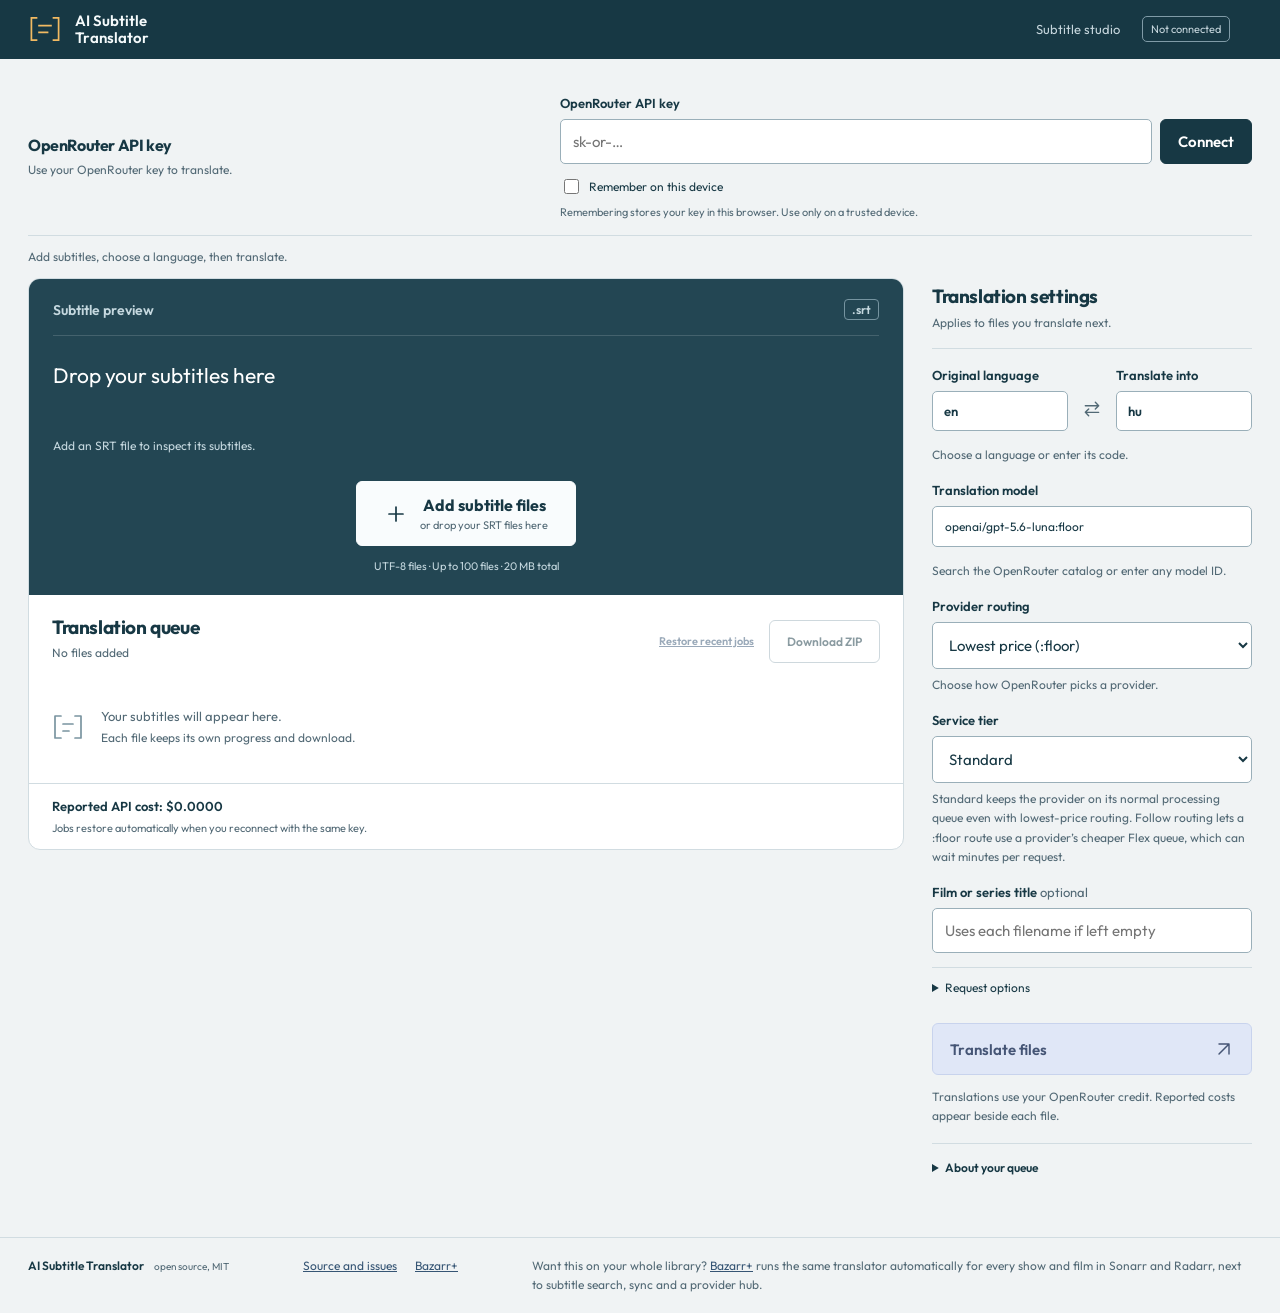
<file: src/subtitle_translator/server/static/index.html>
<!doctype html>
<html lang="en">
<head>
 <meta charset="utf-8">
 <meta name="viewport" content="width=device-width, initial-scale=1">
 <title>Subtitle studio | AI Subtitle Translator</title>
 <link rel="stylesheet" href="./app.css">
 <script type="module" src="./app.js"></script>
</head>
<body>
 <header class="masthead"><a class="brand" href="./"><span class="brand-mark"><svg viewBox="0 0 40 34" aria-hidden="true"><path d="M10 4H4v26h6M30 4h6v26h-6M13 13h14M13 21h10"/></svg></span><span>AI Subtitle<br>Translator</span></a><div class="header-right"><span>Subtitle studio</span><span id="connection-state" class="connection-state">Not connected</span><span id="live-state" role="status"></span></div></header>
 <main>
  <section id="connection-panel" class="connection" aria-labelledby="connection-heading">
   <div class="connection-copy"><h2 id="connection-heading">OpenRouter API key</h2><p>Use your OpenRouter key to translate.</p></div>
   <form id="connection-form"><label for="api-key">OpenRouter API key</label><div class="input-action"><input id="api-key" type="password" autocomplete="off" placeholder="sk-or-…" required><button id="connect" type="submit">Connect</button><button id="disconnect" type="button" class="secondary" hidden>Disconnect</button></div><div class="remember-options"><label class="checkbox-label" for="remember-key"><input id="remember-key" type="checkbox">Remember on this device</label><button id="use-saved-key" type="button" class="text-button" hidden>Use saved key</button><button id="forget-saved-key" type="button" class="text-button" hidden>Forget saved key</button></div><p class="key-help">Remembering stores your key in this browser. Use only on a trusted device.</p></form>
  </section>
  <p id="notice" role="status" aria-live="polite" class="notice">Add subtitles, choose a language, then translate.</p>
  <div class="workspace">
   <section class="queue" aria-labelledby="queue-heading">
    <div id="upload-panel" class="stage">
     <div class="stage-top"><span id="preview-label">Subtitle preview</span><span class="stage-format">.srt</span></div>
     <div class="caption-preview" id="caption-preview" data-preview-interactive>
      <div id="original-pane" class="comparison-pane"><span id="source-caption" class="preview-language" hidden>Original</span><p id="preview-source">Drop your subtitles here</p></div>
      <div id="translated-pane" class="comparison-pane"><span id="translated-caption" class="preview-language">Translation</span><p id="preview-translated"></p><p id="translation-placeholder">Translated text appears here.</p></div>
      <span id="preview-caption">Add an SRT file to inspect its subtitles.</span>
     </div>
     <div id="preview-controls" class="preview-controls" data-preview-interactive hidden>
      <div class="preview-navigation"><button id="previous-cue" type="button" aria-label="Previous cue"><svg class="icon" viewBox="0 0 24 24" aria-hidden="true"><path d="m14 6-6 6 6 6"/></svg></button><span id="cue-position" aria-live="polite"></span><button id="next-cue" type="button" aria-label="Next cue"><svg class="icon" viewBox="0 0 24 24" aria-hidden="true"><path d="m10 6 6 6-6 6"/></svg></button></div>
      <input id="cue-slider" type="range" min="1" max="1" value="1" aria-label="Subtitle cue">
      <div class="cue-meta"><span id="cue-time"></span><label class="cue-jump-label" for="cue-jump">Go to cue <input id="cue-jump" type="number" min="1" value="1"></label></div>
      <details id="cue-browser"><summary>Browse and search subtitles <span id="cue-browser-count"></span></summary><label class="sr-only" for="cue-search">Search subtitle text</label><input id="cue-search" type="search" placeholder="Search original or translated text" autocomplete="off"><ol id="cue-results" aria-label="Matching subtitle cues"></ol><p id="cue-search-status" role="status"></p></details>
     </div>
     <input id="file-input" type="file" accept=".srt" multiple hidden>
     <button id="dropzone" type="button" class="dropzone"><svg class="icon" viewBox="0 0 24 24" aria-hidden="true"><path d="M12 5v14M5 12h14"/></svg><span><strong>Add subtitle files</strong><small>or drop your SRT files here</small></span></button>
     <p class="upload-limit">UTF-8 files · Up to 100 files · 20 MB total</p>
    </div>
    <div class="section-head"><div><h2 id="queue-heading">Translation queue</h2><p id="file-count">No files added</p><span id="queue-summary" aria-live="polite"></span></div><div class="queue-tools"><button id="restore-jobs" type="button" class="text-button" disabled>Restore recent jobs</button><button id="download-all" type="button" class="secondary" disabled>Download ZIP</button></div></div>
    <div id="empty-queue" class="empty-queue"><svg class="empty-icon" viewBox="0 0 32 28" aria-hidden="true"><path d="M9 3H3v22h6M23 3h6v22h-6M11 11h10M11 18h6"/></svg><p>Your subtitles will appear here.<small>Each file keeps its own progress and download.</small></p></div>
    <ul id="files" class="files" aria-label="Subtitle queue"></ul>
    <div class="queue-footer"><span id="total-cost">Reported API cost: $0.0000</span><span>Jobs restore automatically when you reconnect with the same key.</span></div>
   </section>
   <aside class="settings" aria-labelledby="settings-heading">
    <div class="settings-title"><h2 id="settings-heading">Translation settings</h2><p>Applies to files you translate next.</p></div>
    <div class="languages"><label for="source-language">Original language<input id="source-language" list="languages" value="en" maxlength="50" required spellcheck="false"></label><button id="swap-languages" type="button" class="language-swap" aria-label="Swap languages"><svg class="icon" viewBox="0 0 24 24" aria-hidden="true"><path d="M4 8h16m-4-4 4 4-4 4M20 16H4m4-4-4 4 4 4"/></svg></button><label for="target-language">Translate into<input id="target-language" list="languages" value="hu" maxlength="50" required spellcheck="false"></label></div>
    <datalist id="languages"><option value="en">English</option><option value="hu">Hungarian</option><option value="de">German</option><option value="es">Spanish</option><option value="fr">French</option><option value="it">Italian</option><option value="pt">Portuguese</option><option value="nl">Dutch</option><option value="pl">Polish</option><option value="ro">Romanian</option><option value="uk">Ukrainian</option><option value="ar">Arabic</option><option value="he">Hebrew</option><option value="ja">Japanese</option><option value="ko">Korean</option><option value="zh">Chinese</option></datalist>
    <p class="hint">Choose a language or enter its code.</p>
    <label for="model">Translation model</label><input id="model" list="models" value="openai/gpt-5.6-luna:floor" autocomplete="off" required spellcheck="false"><datalist id="models"><option value="openai/gpt-5.6-luna:floor">GPT-5.6 Luna</option><option value="deepseek/deepseek-v4-flash-0731:floor">DeepSeek V4 Flash 0731</option><option value="z-ai/glm-5.3-flash:floor">GLM 5.3 Flash</option></datalist>
    <div id="model-details" class="model-details" hidden></div><p class="hint">Search the OpenRouter catalog or enter any model ID.</p>
    <label for="routing">Provider routing</label><select id="routing" aria-describedby="routing-hint"><option value="floor">Lowest price (:floor)</option><option value="nitro">Fastest (:nitro)</option><option value="smartfast">SmartFast (price + speed)</option><option value="default">OpenRouter default</option></select>
    <p id="routing-hint" class="hint">Choose how OpenRouter picks a provider.</p>
    <label for="service-tier">Service tier</label><select id="service-tier" aria-describedby="service-tier-hint"><option value="default">Standard</option><option value="auto">Follow routing</option></select>
    <p id="service-tier-hint" class="hint">Standard keeps the provider on its normal processing queue even with lowest-price routing. Follow routing lets a :floor route use a provider’s cheaper Flex queue, which can wait minutes per request.</p>
    <label for="media-title">Film or series title <span class="optional">optional</span></label><input id="media-title" maxlength="200" placeholder="Uses each filename if left empty">
    <details class="request-options"><summary>Request options</summary><label for="provider-only">Provider <span class="optional">optional</span></label><input id="provider-only" maxlength="100" placeholder="Automatic" autocomplete="off" spellcheck="false" aria-describedby="provider-only-hint"><p id="provider-only-hint" class="hint">Enter an OpenRouter provider ID, such as azure. Only that provider will be used and it must support your model. Leave empty for automatic selection. SmartFast price and capability limits still apply.</p><label for="request-timeout">Provider timeout</label><select id="request-timeout"><option value="120" selected>2 minutes</option><option value="300">5 minutes</option><option value="600">10 minutes</option></select><p class="hint">Slow providers get more time to respond before a retry.</p><label for="reasoning">Reasoning</label><select id="reasoning" aria-describedby="reasoning-hint"><option value="none">Off</option><option value="default">Model default</option></select><p id="reasoning-hint" class="hint">Off explicitly disables reasoning for subtitle translation.</p>
     <div id="smartfast-options" hidden role="group" aria-label="SmartFast settings">
      <label for="smartfast-median">Median premium (%)</label><input id="smartfast-median" data-smartfast="medianPremiumPercent" type="number" min="0" max="1000" step="any" value="50" required aria-describedby="smartfast-median-hint"><p id="smartfast-median-hint" class="hint">With at least five eligible endpoints, keep estimated cold costs within this percentage above the median.</p>
      <label for="smartfast-speed">Speed tolerance (%)</label><input id="smartfast-speed" data-smartfast="speedTolerancePercent" type="number" min="0" max="1000" step="any" value="20" required aria-describedby="smartfast-speed-hint"><p id="smartfast-speed-hint" class="hint">Allow this much extra estimated request time over the fastest priced candidate. SmartFast uses throughput routing inside the price limits when no usable speed estimate exists.</p>
      <label for="smartfast-sparse">Sparse pool multiplier</label><input id="smartfast-sparse" data-smartfast="sparsePremiumMultiplier" type="number" min="1" max="100" step="any" value="3" required aria-describedby="smartfast-sparse-hint"><p id="smartfast-sparse-hint" class="hint">With fewer than five eligible endpoints, cap estimated cold cost at this multiple of the cheapest.</p>
      <label for="smartfast-input">Maximum input price ($ / 1M tokens)</label><input id="smartfast-input" data-smartfast="maxPromptPrice" type="number" min="0" max="1000" step="any" value="1" required aria-describedby="smartfast-price-hint">
      <label for="smartfast-output">Maximum output price ($ / 1M tokens)</label><input id="smartfast-output" data-smartfast="maxCompletionPrice" type="number" min="0" max="1000" step="any" value="3" required aria-describedby="smartfast-price-hint"><p id="smartfast-price-hint" class="hint">Limits on quoted token rates, not a total bill budget. Free model variants require zero token and request charges. If no eligible provider remains, translation fails. Keeping a provider improves cache opportunity but does not guarantee cache hits.</p>
     </div>
    </details>
    <button id="translate" type="button" class="primary" disabled><span id="translate-label">Translate files</span><svg class="icon" viewBox="0 0 24 24" aria-hidden="true"><path d="M6 18 18 6M6 6h12v12"/></svg></button>
    <p class="billing-note">Translations use your OpenRouter credit. Reported costs appear beside each file.</p>
    <details id="backends-panel" class="request-options" hidden><summary>Back ends</summary><div id="backends"></div></details>
    <details class="workflow-note"><summary>About your queue</summary><p>Processing jobs keep running when you disconnect or close this tab. Queued and running jobs can be cancelled; cancelling a running job stops its provider requests. Your queue restores automatically after reconnecting or reloading with the same key.</p><p>Partial files include original text where translation failed. Review them before use.</p></details>
   </aside>
  </div>
 </main>
 <footer>
  <span class="footer-brand">AI Subtitle Translator <small>open source, MIT</small></span>
  <nav class="footer-links" aria-label="Project links">
   <a href="https://github.com/LavX/ai-subtitle-translator" target="_blank" rel="noopener">Source and issues</a>
   <a href="https://github.com/LavX/bazarr" target="_blank" rel="noopener">Bazarr+</a>
  </nav>
  <span class="footer-pitch">Want this on your whole library? <a href="https://github.com/LavX/bazarr" target="_blank" rel="noopener">Bazarr+</a> runs the same translator automatically for every show and film in Sonarr and Radarr, next to subtitle search, sync and a provider hub.</span>
 </footer>
</body>
</html>
</file>
<file: src/subtitle_translator/server/static/app.css>
@font-face{font-family:Outfit;src:url("./outfit.woff2") format("woff2");font-style:normal;font-weight:100 900;font-display:swap}
:root{color-scheme:light;--ink:#173844;--muted:#526975;--paper:#f0f3f4;--line:#d1dce1;--blue:#365fe8;--amber:#f2ba62;--error:#9e2732;font-family:Outfit,"Segoe UI",Arial,sans-serif;color:var(--ink);background:var(--paper);font-size:15px}*{box-sizing:border-box}body{margin:0}button,input{font:inherit}button,a,input,summary{touch-action:manipulation}button{min-height:43px;padding:10px 17px;border:1px solid var(--ink);border-radius:6px;background:var(--ink);color:white;font-weight:600;cursor:pointer}button:hover:not(:disabled){filter:brightness(1.08)}button:disabled{opacity:.5;cursor:not-allowed}button:focus-visible,a:focus-visible,input:focus-visible,summary:focus-visible{outline:3px solid #da931e;outline-offset:4px}input{width:100%;min-width:0;border:1px solid #9aafb9;border-radius:5px;padding:12px;background:white;color:var(--ink)}label{display:block;font-size:13px;font-weight:600;margin-bottom:8px}a{color:inherit}p{line-height:1.55}h1,h2,p{margin:0}h1{font-size:clamp(42px,5vw,68px);letter-spacing:-.04em;line-height:1.03;font-weight:650}h2{font-size:19px;letter-spacing:-.4px}.masthead{background:var(--ink);color:#f5fafb;padding:22px max(28px,calc((100vw - 1240px)/2));display:flex;align-items:center;justify-content:space-between;gap:18px}.brand{display:flex;gap:13px;align-items:center;font-size:17px;line-height:1.15;font-weight:600;text-decoration:none}.brand-mark{font-size:35px;color:var(--amber);font-weight:400}.header-right{display:flex;align-items:center;gap:22px;font-size:13px;color:#c5d5dc}.connection-state{font-size:12px;border:1px solid #809ba7;padding:7px 12px;border-radius:20px;white-space:nowrap}.connection-state.connected{color:#d8ffdf;border-color:#99c8a2}.connection-state.connected:before{content:"";display:inline-block;width:6px;height:6px;border-radius:50%;background:#b4eac0;margin-right:7px}main{max-width:1296px;padding:43px 28px 56px;margin:auto}.intro{display:flex;align-items:flex-end;justify-content:space-between;gap:30px;margin-bottom:34px}.intro>p{color:var(--muted);font-size:17px;padding-bottom:4px;max-width:340px}.connection{border-top:1px solid var(--line);border-bottom:1px solid var(--line);padding:24px 0;display:grid;grid-template-columns:.85fr 1.15fr;gap:36px;align-items:start}.connection-copy{padding-top:22px}.connection p{font-size:13px;color:var(--muted);max-width:400px;margin-top:6px}.input-action{display:flex;gap:8px}.input-action input{flex:1}.remember-options{display:flex;align-items:center;gap:12px;flex-wrap:wrap;margin-top:12px}.checkbox-label{display:flex;align-items:center;gap:7px;margin:0;font-weight:400;font-size:12px}.checkbox-label input{width:15px;min-height:15px;height:15px;accent-color:var(--blue);padding:0}.text-button{background:none;border:0;color:#365574;font-size:12px;padding:3px;min-height:28px;text-decoration:underline}.connection p.key-help{font-size:11px;margin-top:7px}.notice{padding:18px 0;font-size:13px;min-height:56px;color:var(--muted)}.notice.error{color:var(--error)}.workspace{display:grid;grid-template-columns:minmax(0,1fr) 300px;gap:32px;align-items:start}.queue{background:white;border:1px solid var(--line);border-radius:12px;overflow:hidden}.stage{background:#234653;color:white;padding:23px 28px 24px;position:relative;overflow:hidden}.stage-top{position:relative;display:flex;justify-content:space-between;gap:12px;color:#c5d8df;font-size:12px}.stage-format{font-size:12px;border:1px solid #7694a0;border-radius:4px;padding:2px 7px}.caption-preview{position:relative;min-height:160px;display:flex;flex-direction:column;justify-content:center;align-items:center;gap:9px;text-align:center;padding:22px 0}.caption-preview p{font-family:Georgia,"Times New Roman",serif;font-size:clamp(22px,2.3vw,30px);line-height:1.35;max-width:95%;overflow-wrap:anywhere;white-space:pre-wrap}.caption-preview #preview-translated{color:#ffd494}.caption-preview #preview-caption{font-size:11px;color:#c3d4dc;font-family:Outfit,"Segoe UI",Arial,sans-serif;max-width:95%;overflow-wrap:anywhere}.cue-track{display:flex;align-items:center;gap:5px;border-block:1px solid #ffffff26;padding:10px 0;margin-bottom:23px;position:relative}.cue-track:after{content:"";position:absolute;left:42%;top:-4px;bottom:-4px;width:2px;background:#f2ba62}.cue-track span{height:11px;flex:1;background:#91afb966;border-radius:2px}.cue-track span:nth-child(2){flex:2}.cue-track span:nth-child(3){flex:.4}.cue-track span:nth-child(5){background:#f2ba6299;flex:1.6}.cue-track span:nth-child(6){flex:.5}.dropzone{display:flex;align-items:center;justify-content:center;gap:12px;margin:auto;max-width:100%;padding:13px 27px;background:#f9fcfd;border:1px solid #f9fcfd;color:var(--ink);position:relative}.dropzone.dragging{background:#ffdfa6;border-color:var(--amber)}.dropzone strong{font-size:16px;display:block}.dropzone small{display:block;color:var(--muted);font-size:11px;font-weight:400;margin-top:3px}.drop-icon{font-size:28px;line-height:1;font-weight:400}.upload-limit{text-align:center;font-size:11px;color:#c5d8df;margin-top:12px}.section-head{padding:23px;display:flex;gap:12px;justify-content:space-between;align-items:center}.section-head p{font-size:12px;color:var(--muted);margin-top:5px}.secondary{background:transparent;color:var(--ink);border-color:#9db1bb;font-size:12px}.empty-queue{padding:18px 23px 35px;display:flex;align-items:center;gap:17px;color:var(--muted)}.empty-queue>span{font-size:25px;color:#8ba0aa}.empty-queue p{font-size:13px}.empty-queue small{display:block;font-size:12px;margin-top:3px}.files{list-style:none;margin:0;padding:0}.file{padding:18px 23px;border-top:1px solid var(--line);display:grid;grid-template-columns:minmax(0,1fr) auto;gap:14px}.file.partial{background:#fff8e8}.file.failed,.file.unknown{background:#fff3f4}.file h3{font-size:14px;margin:0 0 6px;overflow-wrap:anywhere}.file p{font-size:12px;color:var(--muted);overflow-wrap:anywhere}.file .state{font-weight:600;color:var(--ink)}.file-actions{display:flex;align-items:center;gap:6px;flex-wrap:wrap;justify-content:flex-end;max-width:210px}.file-actions button{font-size:11px;min-height:35px;padding:6px 9px}.file progress{width:100%;height:5px;accent-color:var(--blue);margin-top:10px}.queue-footer{border-top:1px solid var(--line);padding:17px 23px;display:flex;flex-direction:column;gap:7px;font-size:11px;color:var(--muted)}.queue-footer span:first-child{font-size:13px;font-weight:600;color:var(--ink)}.settings{padding:6px 0}.settings-title{border-bottom:1px solid var(--line);padding-bottom:20px;margin-bottom:23px}.settings-title p{font-size:12px;color:var(--muted);margin-top:6px}.settings>input{margin-bottom:16px}.languages input{margin-top:8px}.language-arrow{display:block;text-align:center;color:#6a8390;font-size:21px;line-height:1;margin:7px 0 9px}.hint{font-size:12px;color:var(--muted);margin:8px 0 24px;line-height:1.6}.optional{font-weight:400;color:var(--muted)}.primary{width:100%;display:flex;align-items:center;justify-content:space-between;background:var(--blue);color:white;border-color:var(--blue);padding:15px 17px;font-size:15px;margin-top:9px}.primary span{font-size:20px;font-weight:400}.billing-note{font-size:12px;color:var(--muted);margin:13px 0 23px}.workflow-note{border-top:1px solid var(--line);padding-top:16px}.workflow-note summary{cursor:pointer;font-size:12px;font-weight:600}.workflow-note p{font-size:12px;color:var(--muted);margin-top:12px}footer{padding:24px max(28px,calc((100vw - 1240px)/2));border-top:1px solid var(--line);font-size:12px;color:var(--muted);display:flex;justify-content:space-between;gap:16px}[hidden]{display:none!important}@media(max-width:850px){.workspace{grid-template-columns:minmax(0,1fr) 260px;gap:22px}.intro>p{font-size:14px}.connection{grid-template-columns:.7fr 1fr;gap:24px}.stage{padding:20px}.file{grid-template-columns:1fr}.file-actions{justify-content:flex-start;max-width:none}}@media(max-width:680px){.workspace{grid-template-columns:1fr}.settings{grid-row:1;display:grid;grid-template-columns:1fr 1fr;gap:0 15px}.settings-title,.languages,.settings .hint,.settings>label,.settings>input,.settings .primary,.settings .billing-note,.settings .workflow-note{grid-column:1/-1}.languages{display:flex;align-items:center;gap:12px}.languages label{flex:1;min-width:0}.language-arrow{transform:rotate(-90deg);margin-top:20px}.connection{grid-template-columns:1fr;gap:15px}.connection-copy{padding-top:0}.intro{align-items:flex-start;flex-direction:column;gap:18px}.intro>p br{display:none}.intro>p{max-width:none}.settings-title{padding-bottom:14px;margin-bottom:17px}.header-right>span:first-child{display:none}.caption-preview{min-height:150px}.caption-preview p{font-size:26px}}@media(max-width:420px){main{padding:28px 17px 35px}.masthead{padding:20px 17px}.brand{font-size:15px;gap:10px}.brand-mark{font-size:29px}.connection-state{font-size:11px;padding:6px 9px}h1{font-size:45px;letter-spacing:-.04em}.input-action{flex-wrap:wrap}.input-action input{flex-basis:100%}.input-action button{flex:1}.stage{padding:18px}.section-head{padding:18px;align-items:flex-start}.section-head h2{font-size:17px}.section-head button{font-size:11px;padding:8px}.file,.queue-footer{padding:17px}.empty-queue{padding:15px 18px 27px}.caption-preview p{font-size:23px}footer{padding:22px 17px;font-size:11px}footer>span:last-child{max-width:120px;text-align:right}}@media(prefers-reduced-motion:reduce){*{scroll-behavior:auto!important}}

.queue-tools{display:flex;gap:12px;align-items:center;flex-wrap:wrap;justify-content:flex-end}.queue-tools .text-button{font-size:11px}@media(max-width:420px){.queue-tools{flex-direction:column;align-items:flex-end;gap:4px}}
@media(max-width:680px){.workspace{gap:0}.queue{display:contents}.stage{grid-row:1;border-radius:12px;margin-bottom:25px}.settings{grid-row:2;margin-bottom:26px}.section-head,.empty-queue,.files,.queue-footer{background:white}.section-head{border:1px solid var(--line);border-bottom:0;border-radius:10px 10px 0 0}.empty-queue,.files{border-inline:1px solid var(--line)}.queue-footer{border:1px solid var(--line);border-radius:0 0 10px 10px}}

.icon{width:24px;height:24px;flex-shrink:0;fill:none;stroke:currentColor;stroke-width:1.7;stroke-linecap:round;stroke-linejoin:round}.brand-mark svg{width:40px;height:34px;display:block;fill:none;stroke:currentColor;stroke-width:2;stroke-linecap:square}.empty-icon{width:32px;height:28px;flex-shrink:0;fill:none;stroke:#7a94a0;stroke-width:1.7;stroke-linecap:round;stroke-linejoin:round}.primary #translate-label{font-size:15px;font-weight:600}.primary .icon{width:20px;height:20px}.connection.connected .connection-copy{padding-top:0}.connection.connected label[for="api-key"],.connection.connected #api-key{display:none}.connection.connected .input-action{justify-content:flex-end}.connection.connected .remember-options{justify-content:flex-end}.connection.connected .key-help{text-align:right;max-width:none}.caption-preview{max-height:18rem;overflow:auto;scrollbar-width:thin;scrollbar-color:#8daab7 transparent;justify-content:safe center}.caption-preview p{flex-shrink:0;max-height:12rem;overflow:auto;scrollbar-width:thin}.caption-preview #preview-caption{flex-shrink:0}input{caret-color:var(--blue);transition:border-color .15s,box-shadow .15s}input:hover:not(:disabled){border-color:#466b7e}input:focus{border-color:var(--blue);box-shadow:0 0 0 1px var(--blue)}button{transition:background-color .15s,border-color .15s,transform .15s}button:hover:not(:disabled){filter:none;box-shadow:0 2px 0 #1738441a}button:active:not(:disabled){transform:translateY(1px)}.primary:hover:not(:disabled){background:#294ccb;border-color:#294ccb}.secondary:hover:not(:disabled){background:#e8eff2}.dropzone:hover:not(:disabled){background:#ffedcf;border-color:#ffedcf}.text-button:hover:not(:disabled){color:#234abf}::selection{background:#ffdaa0;color:#173844}.stage{animation:cue-reveal .32s ease-out both}@keyframes cue-reveal{from{opacity:0;transform:translateY(5px)}to{opacity:1;transform:translateY(0)}}@media(max-width:680px){.connection.connected .input-action,.connection.connected .remember-options{justify-content:flex-start}.connection.connected .key-help{text-align:left}.connection.connected .input-action button{flex:0 0 auto}.caption-preview{max-height:18rem}.brand-mark svg{width:34px;height:30px}}@media(prefers-reduced-motion:reduce){*,*::before,*::after{animation:none!important;transition:none!important;scroll-behavior:auto!important}}

/* Keep the workspace close to the header, including when connected. */
main{padding-top:22px}.masthead{padding-block:14px}.intro{align-items:center;gap:20px;margin-bottom:18px}h1{font-size:clamp(25px,2.6vw,34px);line-height:1.15;letter-spacing:-.035em}.intro>p{font-size:13px;max-width:none;padding:0}.connection{padding:14px 0;gap:20px;align-items:center}.connection-copy{padding-top:0}.connection-copy h2{font-size:16px}.connection p{font-size:12px}.notice{padding:10px 0;min-height:38px}.connection.connected{grid-template-columns:auto 1fr}.connection.connected .connection-copy p,.connection.connected .key-help{display:none}.connection.connected form{display:flex;align-items:center;justify-content:flex-end;gap:16px}.connection.connected .remember-options{margin:0;order:-1}.connection.connected #disconnect{min-height:34px;padding:7px 12px}select{font:inherit;width:100%;min-width:0;padding:12px;border:1px solid #9aafb9;border-radius:5px;background:white;color:var(--ink)}select:focus-visible{outline:3px solid #da931e;outline-offset:4px}.settings>select{grid-column:1/-1}
@media(max-width:680px){.intro{gap:6px}.intro>p{font-size:12px}.connection.connected{grid-template-columns:1fr;gap:9px}.connection.connected form{justify-content:space-between;gap:10px}.connection.connected .remember-options{gap:8px}.connection.connected .connection-copy h2{font-size:14px}main{padding-top:18px}h1{font-size:27px}.masthead{padding-block:12px}}

#upload-panel{cursor:pointer}#upload-panel.dragging{box-shadow:inset 0 0 0 3px var(--amber);background:#2d5665}#upload-panel.dragging .dropzone{background:#ffdfa6;border-color:var(--amber)}

[data-preview-interactive]{cursor:auto}.preview-language{font:600 11px Outfit,sans-serif;letter-spacing:.04em;color:#c5d8df}.preview-controls{border-top:1px solid #ffffff26;padding:12px 0 18px;margin-bottom:12px;display:grid;gap:8px}.preview-navigation{display:flex;align-items:center;justify-content:space-between;font-size:12px}.preview-navigation button{min-height:34px;padding:5px 13px;background:transparent;border-color:#7694a0}.preview-controls input{padding:0;accent-color:var(--amber);box-shadow:none;cursor:pointer}.preview-controls #cue-time{text-align:center;font-size:12px;color:#c5d8df}.caption-preview .preview-language{flex-shrink:0}.caption-preview #preview-source,.caption-preview #preview-translated{font-family:Outfit,sans-serif;font-size:20px;text-align:left;width:100%;max-width:100%;line-height:1.45}.caption-preview{align-items:stretch;text-align:left;gap:7px;padding:18px 0}.caption-preview #preview-caption{margin-top:5px}

/* Comparison workspace */
.sr-only{position:absolute;width:1px;height:1px;padding:0;margin:-1px;overflow:hidden;clip:rect(0,0,0,0);white-space:nowrap;border:0}.workspace{grid-template-columns:minmax(0,1fr) 320px;gap:28px}.stage{padding:20px 24px}.stage-top{align-items:center;font-size:14px;font-weight:600;padding-bottom:15px;border-bottom:1px solid #ffffff26}.stage-top #preview-label{overflow-wrap:anywhere}.caption-preview{display:grid;grid-template-columns:1fr 1fr;gap:18px;min-height:190px;max-height:none;overflow:visible;align-items:start;padding:24px 0 12px}.comparison-pane{min-width:0}.comparison-pane .preview-language{display:block;margin-bottom:13px;font-size:12px;font-weight:500}.caption-preview #preview-source,.caption-preview #preview-translated{font-size:21px;line-height:1.5;max-height:260px;padding-right:7px;scrollbar-width:thin}.caption-preview #preview-caption{grid-column:1/-1;color:#c5d8df;font-size:12px;margin-top:12px}.comparison-pane #translation-placeholder{font-size:16px;line-height:1.5;color:#c5d8df}.caption-preview:focus-visible{outline:2px solid var(--amber);outline-offset:5px}.preview-controls{padding-bottom:4px;border-top:0;gap:12px}.preview-navigation{justify-content:center;gap:24px}.preview-navigation .icon{width:18px;height:18px}.preview-navigation button{min-height:34px;padding:7px;border-color:#ffffff40}.preview-navigation #cue-position{min-width:100px;text-align:center;font-variant-numeric:tabular-nums}.cue-meta{display:flex;justify-content:space-between;align-items:center;gap:12px;font-variant-numeric:tabular-nums}.cue-jump-label{display:flex;gap:8px;align-items:center;color:#c5d8df;font-weight:400;margin:0;font-size:12px}.cue-jump-label input{width:64px;color:white;background:#173844;border-color:#7694a0;padding:6px;font-size:12px}.preview-controls #cue-time{font-size:12px}#cue-browser{border-top:1px solid #ffffff26;margin-top:6px;padding-top:14px}#cue-browser summary{font-size:12px;cursor:pointer;color:#e6f0f3;padding-bottom:10px}#cue-browser-count{float:right;color:#c5d8df}#cue-search{margin:0 0 12px;padding:10px 12px;background:#173844;color:white;border-color:#7694a0;font-size:13px}#cue-search::placeholder{color:#b8cfd9}#cue-results{list-style:none;margin:0;padding:0;max-height:245px;overflow:auto;scrollbar-width:thin;scrollbar-color:#7694a0 #234653}#cue-results button{display:flex;align-items:baseline;gap:14px;width:100%;text-align:left;border:0;border-radius:3px;background:transparent;padding:9px 10px;min-height:38px;font-size:13px;font-weight:400;color:#dbe9ee}#cue-results button[aria-current=true]{background:#173844;color:#ffd494}#cue-results button:hover{background:#173844}#cue-results button span:first-child{color:#b8cfd9;min-width:25px;font-variant-numeric:tabular-nums}#cue-results button span:last-child{overflow:hidden;white-space:nowrap;text-overflow:ellipsis}#cue-search-status{font-size:12px;color:#c5d8df;margin-top:8px}.has-files .dropzone{background:transparent;color:white;border-color:#7694a0;margin:18px 0 0;padding:8px 12px;min-height:38px}.has-files .dropzone strong{font-size:12px;font-weight:500}.has-files .dropzone small{display:none}.has-files .dropzone .icon{width:18px;height:18px}.has-files .upload-limit{text-align:left;margin-top:8px}.has-files .dropzone:hover{color:var(--ink)}.file.selected{background:#eef3f6}.file.partial{background:#fff8e8}.file.partial.selected{background:#fff0d3}.file.failed.selected{background:#ffe6e9}.file .state{font-size:12px}.file h3{font-size:14px;margin-bottom:7px}.file p{line-height:1.6}.file-actions .secondary{background:white}.file[aria-current=true] .file-actions button:first-child{color:var(--blue);border-color:var(--blue)}#queue-summary{font-size:12px;color:var(--muted);display:block;margin-top:5px}.settings{position:sticky;top:18px}.settings-title{margin-bottom:18px;padding-bottom:15px}.settings-title h2{font-size:19px}.languages{display:flex;align-items:center;gap:8px}.languages label{flex:1;min-width:0}.languages input{padding:11px}.language-swap{background:transparent;color:var(--muted);border:0;min-height:34px;padding:6px;margin-top:16px}.language-swap .icon{width:20px;height:20px}.settings .hint{margin:6px 0 18px;font-size:12px}.settings>input{margin-bottom:8px}#model{font-size:12px}.billing-note{margin-bottom:18px}.primary:disabled{background:#e0e7f7;border-color:#c8d3ed;color:#455575;opacity:1}.primary:not(:disabled){box-shadow:0 3px 9px #234abf24}.section-head{padding:20px 23px}.queue-footer{padding-block:14px}.connection{border-top:0}.connection.connected{padding-top:0}.notice{font-size:12px;padding-block:12px}.brand{font-size:15px}.brand-mark svg{width:34px;height:30px}.masthead{padding-block:12px}.connection-state{border-radius:5px;background:transparent;font-size:11px;padding:5px 8px}.connection-state.connected:before{display:none}footer{padding-block:18px}input[type=range]{min-height:18px}
@media(max-width:850px){.workspace{grid-template-columns:minmax(0,1fr) 280px;gap:20px}.caption-preview{grid-template-columns:1fr}.caption-preview #preview-source,.caption-preview #preview-translated{font-size:19px}.comparison-pane+.comparison-pane{border-top:1px solid #ffffff26;padding-top:18px}}
@media(max-width:680px){.workspace{grid-template-columns:1fr;gap:0}.settings{position:static;display:block}.caption-preview{grid-template-columns:1fr;gap:16px;min-height:120px;padding-top:18px}.stage{padding:18px}.cue-meta{flex-wrap:wrap}.preview-controls{gap:10px}.stage-top{font-size:13px}.file-actions{justify-content:flex-start}.section-head{padding:18px}.settings .hint{margin-bottom:16px}.queue-footer{margin-bottom:0}main{padding-bottom:25px}}

.caption-preview{min-height:145px}.model-details{margin:0 0 10px}.model-details strong{font-size:12px;display:block}.model-details span{font-size:11px;color:var(--muted);display:block;line-height:1.5;margin-top:4px}.request-options{border-top:1px solid var(--line);padding-top:12px;margin:6px 0 18px;font-size:12px}.request-options summary{cursor:pointer;margin-bottom:10px}.request-options label{margin-top:14px}.preview-controls input[type=range]{appearance:none;background:transparent;border:0}.preview-controls input[type=range]::-webkit-slider-runnable-track{height:5px;background:#7c9aa7;border-radius:3px}.preview-controls input[type=range]::-webkit-slider-thumb{appearance:none;width:14px;height:14px;margin-top:-4.5px;border-radius:50%;background:var(--amber);border:2px solid #234653}.preview-controls input[type=range]::-moz-range-track{height:5px;background:#7c9aa7;border-radius:3px}.preview-controls input[type=range]::-moz-range-thumb{width:12px;height:12px;border-radius:50%;background:var(--amber);border:2px solid #234653}

#live-state { font-size: .75rem; color: var(--muted); }
#live-state[data-state=live] { color: #b3e4cf; }
#live-state[data-state=reconnecting] { color: #ffd190; }

/* Footer: brand, project links and the Bazarr+ pointer, wrapping cleanly on narrow screens. */
footer{flex-wrap:wrap;align-items:baseline;row-gap:10px}.footer-brand{font-weight:600;color:var(--ink)}.footer-brand small{font-weight:400;color:var(--muted);margin-left:8px}.footer-links{display:flex;gap:18px;flex-wrap:wrap}.footer-links a,.footer-pitch a{color:#365574;text-decoration:underline}.footer-pitch{flex-basis:100%;line-height:1.6;max-width:720px}@media(max-width:420px){footer>span:last-child{max-width:none;text-align:left}}
.backend-error { color: var(--danger, #b00020); }
.login-command code { user-select: all; }
</file>
